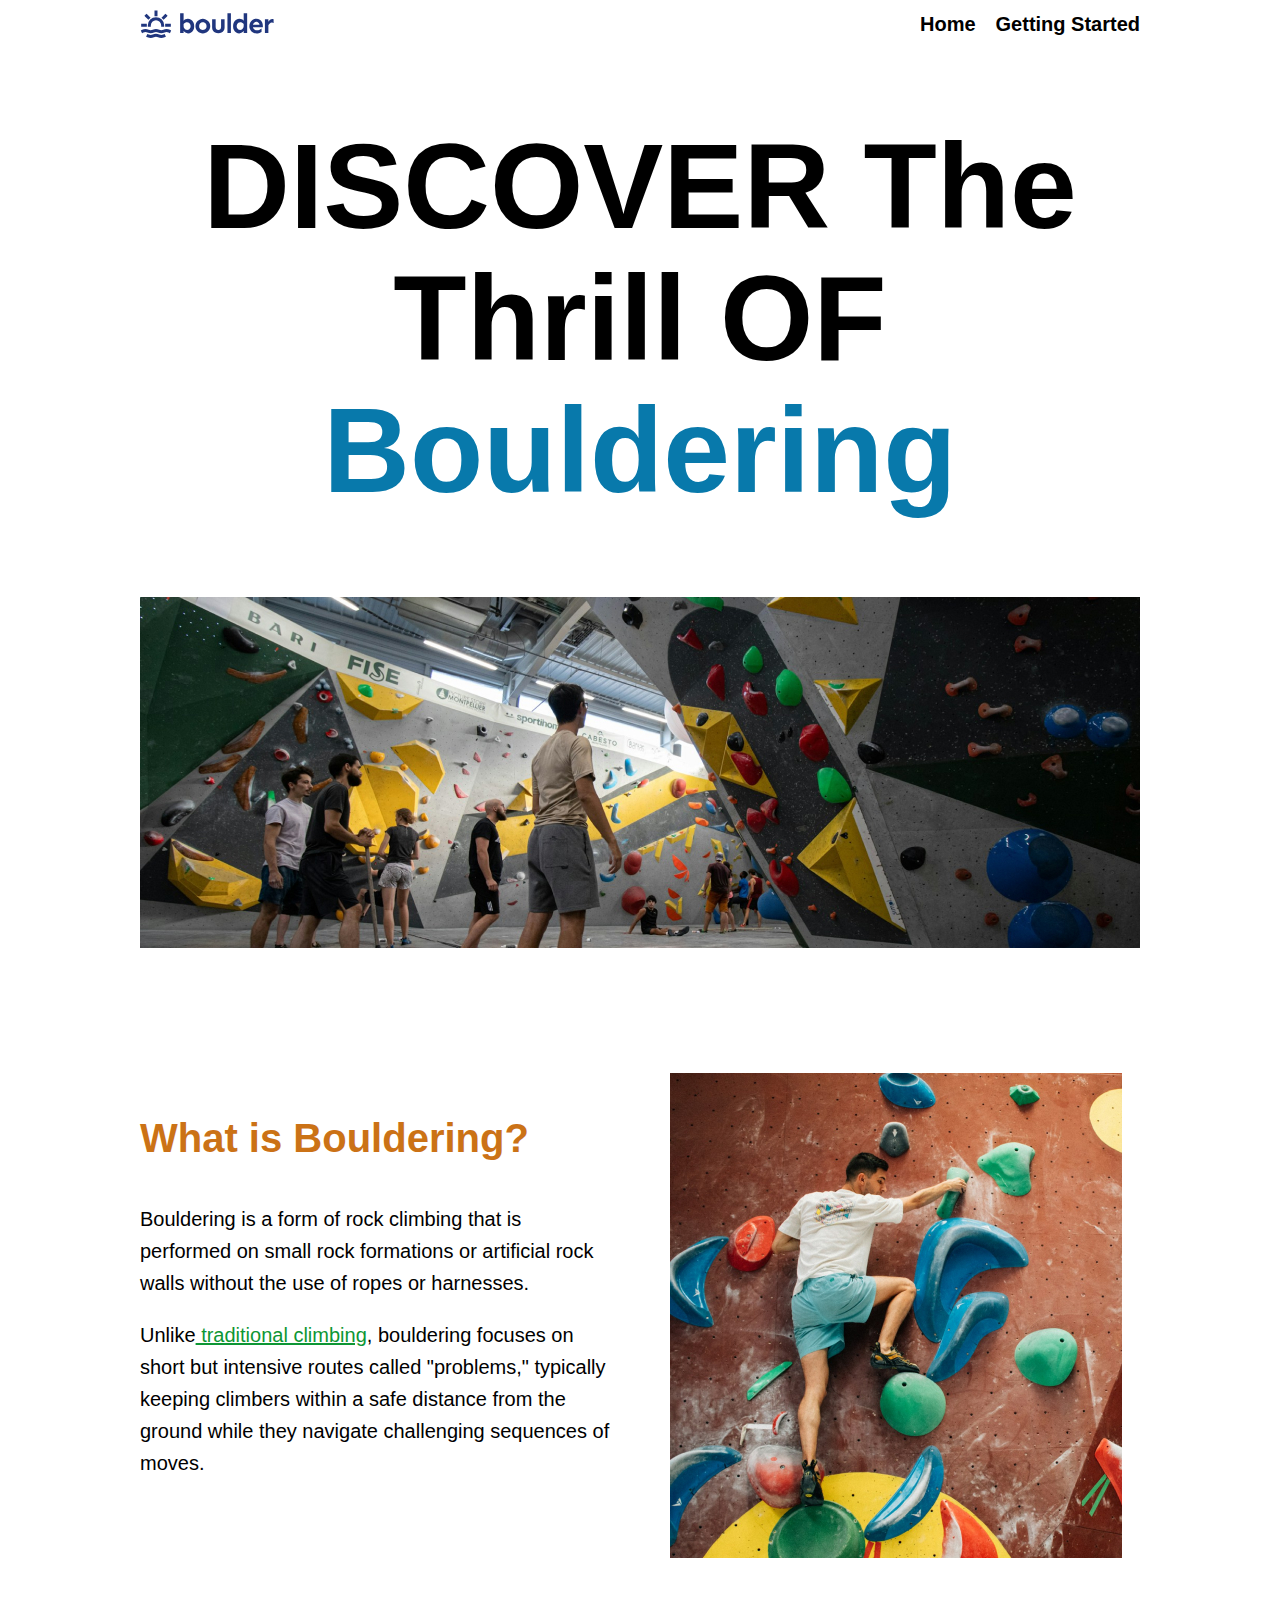
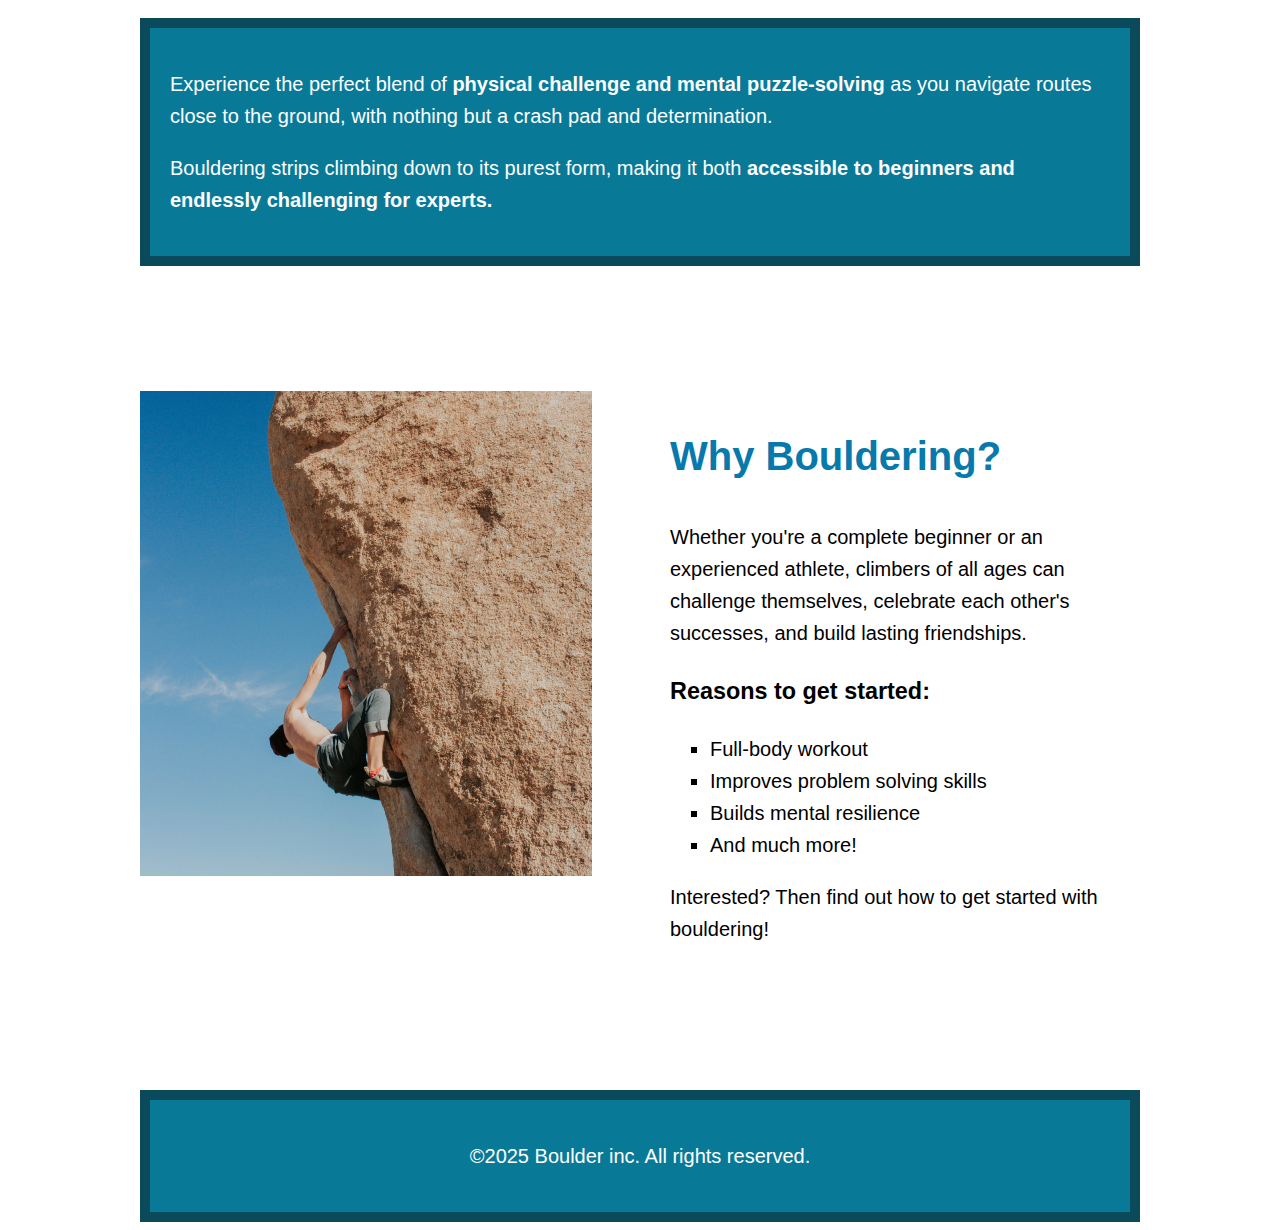
<file: index.html>
<!DOCTYPE html>
<html>
    <head>
        <title> my first website </title>
        <link href = "css/style.css" rel="stylesheet">
    </head>

    <body>
        <div class="wrapper">
            <header> 
                <img src="version_1/images/logo.svg" alt="">
                <nav class="primary-navigation"> 
                    <ul>
                        <li><a href="index.html">Home</a></li>
                        <li><a href="getting-started.html">Getting Started</a></li>
                    </ul>
                </nav>
            </header>
            
            <main>
                <h1>DISCOVER The Thrill OF <span class="teal-text"> Bouldering </span></h1>

                <img src="version_1/images/bouldering-gym.jpg" alt="gym with lot of people">

                <section>
                    <div class="two-column-format">
                        <div>
                            <h2>What is Bouldering?</h2>
                            <p>Bouldering is a form of rock climbing that is performed on small rock formations or artificial rock walls without the use of ropes or harnesses.</p>
                            <p>Unlike<a href="https://en.wikipedia.org/wiki/Traditional_climbing"> traditional climbing</a>, bouldering focuses on short but intensive routes called "problems," typically keeping climbers within a safe distance from the ground while they navigate challenging sequences of moves.</p>
                        </div>
                        <img src="version_1/images/what-is-bouldering.jpg" alt="person climbing ">
                    </div>
                    <div class = "teal-bg">

                        <p>Experience the perfect blend of <strong>physical challenge and mental puzzle-solving</strong> as you navigate routes close to the ground, with nothing but a crash pad and determination.</p>
                        <p> Bouldering strips climbing down to its purest form, making it both <strong>accessible to beginners and endlessly challenging for experts.</strong></p>
                    </div>

                </section>
                <section>
                    <div class="two-column-format">
                        <img src="version_1/images/why-bouldering.jpg" alt="person climbing rocks">
                        <div>
                            <h2 class="teal-text">Why Bouldering?</h2>
                            <p>Whether you're a complete beginner or an experienced athlete, climbers of all ages can challenge themselves, celebrate each other's successes, and build lasting friendships.</p>
                            <h3>Reasons to get started:</h3>
                            <ul>
                                <li>Full-body workout</li>
                                <li>Improves problem solving skills</li>
                                <li>Builds mental resilience</li>
                                <li>And much more!</li>
                            </ul>

                            <p>Interested? Then find out how to get started with bouldering!</p>
                        </div>
                    </div>

                </section>
            </main>

            <footer class="teal-bg">
                <p>©2025 Boulder inc. All rights reserved.</p>
            </footer>

        </div>

    </body>
</html>
</file>
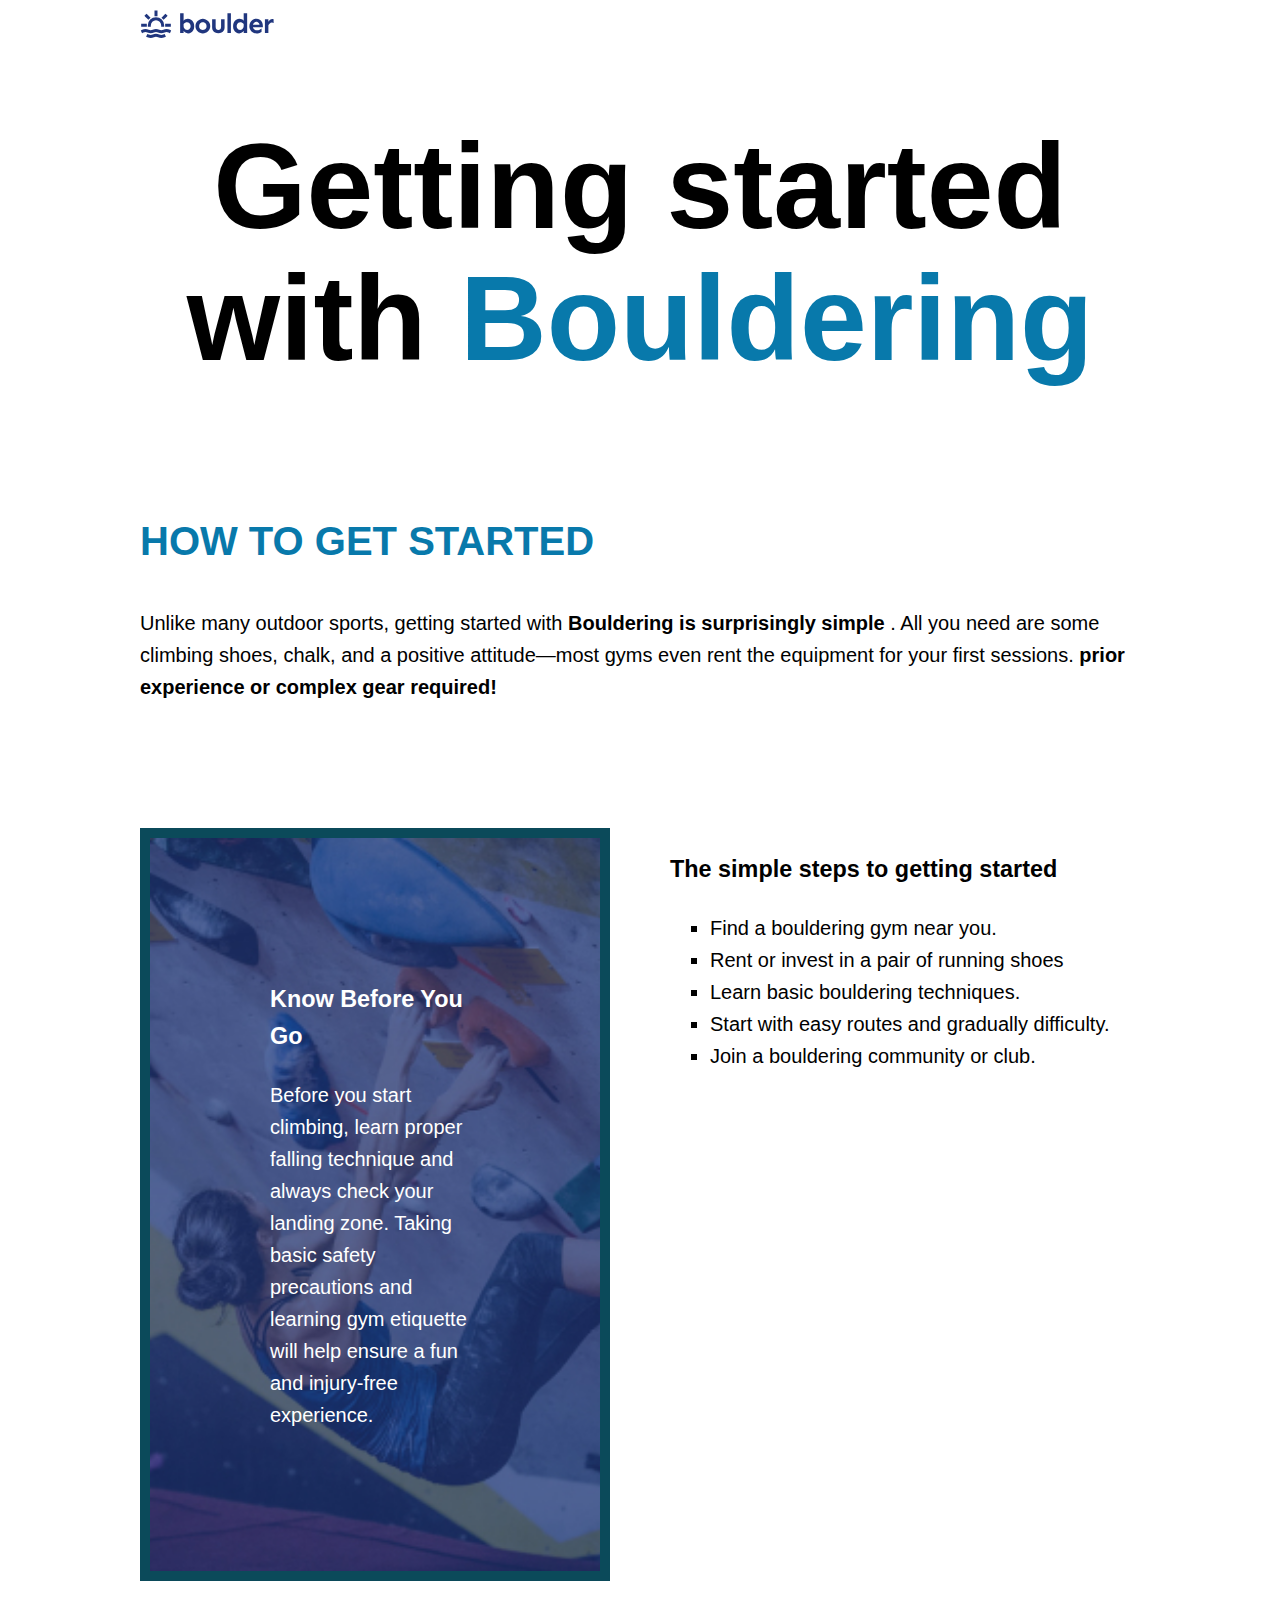
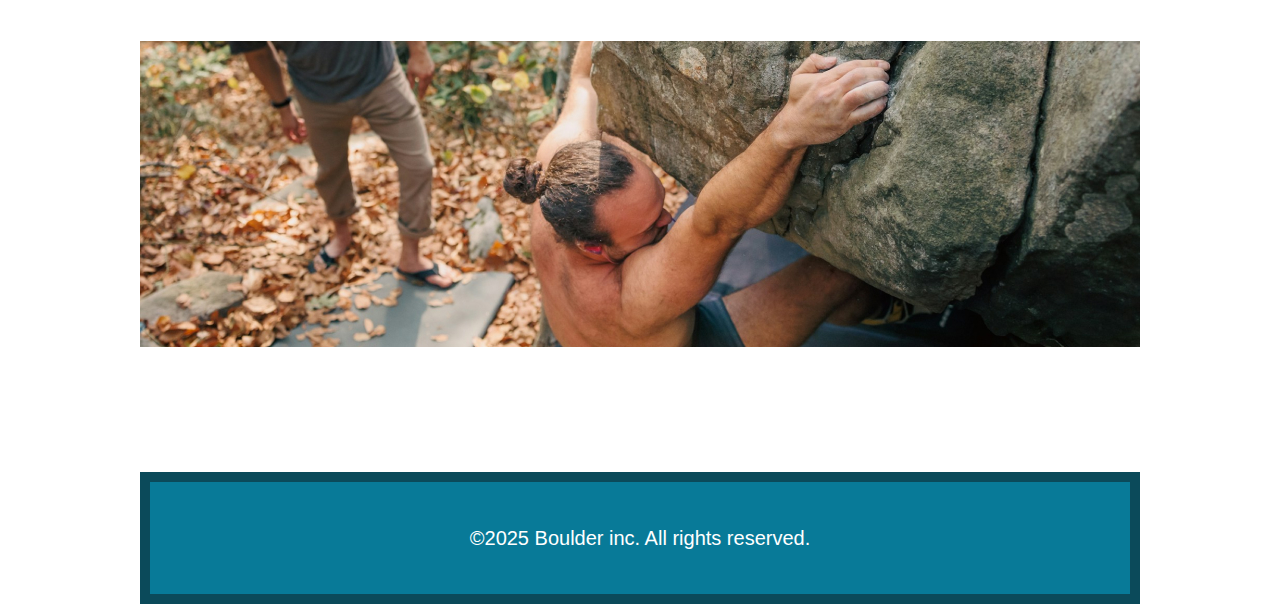
<file: getting-started.html>
<!DOCTYPE html>
<html>
    <head>
        <title>second web page</title>
        <link href = "css/style.css" rel="stylesheet">
    </head>

    <body>
        <div class="wrapper">
            <header>
                <img src = "version_1/images/logo.svg" alt="">
            </header>
            <main>
                <h1>Getting started with <span class="teal-text">Bouldering</span></h1>
                <section>
                    <h2 class="teal-text">HOW TO GET STARTED</h2>
                    <p>Unlike many outdoor sports, getting started with <strong> Bouldering is surprisingly simple </strong>. All you need are some climbing shoes, chalk, and a positive attitude—most gyms even rent the equipment for your first sessions. <strong>prior experience or complex gear required!</strong></p>
                </section>
                <section>
                    <div class="two-column-format">
                        <div class="climber-bg">

                            <h3>Know Before You Go</h3>
                            <p>Before you start climbing, learn proper falling technique and always check your landing zone. Taking basic safety precautions and learning gym etiquette will help ensure a fun and injury-free experience.</p>

                        </div>
                        <div>

                            <h3>The simple steps to getting started</h3>
                            <ul>
                                <li>Find a bouldering gym near you.</li>
                                <li>Rent or invest in a pair of running shoes</li>
                                <li>Learn basic bouldering techniques.</li>
                                <li>Start with easy routes and gradually difficulty.</li>
                                <li>Join a bouldering community or club.</li>
                            </ul>
                        </div>

                        
                    </div>
                    <img src="version_1/images/getting-started-outdoors.jpg" alt="">

                </section>
                
            </main>
            <footer class="teal-bg">
                <p>©2025 Boulder inc. All rights reserved.</p>
            </footer>
        </div>

    </body>
</html>
</file>
<file: css/style.css>
h1 {
    color:#000;
    text-align: center;
    font-size: 4.5rem;
    font-family: Arial, Helvetica, sans-serif;
    line-height: 1.1;

    @media (width > 720px) {
        font-size: 7.5rem;
    }
}

a {
    color:hsl(137, 84%, 32%);
}

a:hover,
a:focus-visible{
    color: #0b8e93;

}

body {
    font-family: sans-serif;
    font-size: 1.25rem;
    line-height: 1.6;
}

h2 {
    color: #cb7216;
    font-size: 2.5rem;

}

footer {
    
    text-align: center;
    
}

header {
    display:flex;
    justify-content: space-between;
    gap: 20px;
}

.primary-navigation ul {
    list-style: none;
    display: flex;
    gap: 20px;
    margin: 0;
    padding: 0;
}

.primary-navigation a {
    color: #000;
    font-weight: bold;
    text-decoration: none;

}

.primary-navigation a:hover,
.primary-navigation a:focus-visible{
    color:#087a98;
}

section{
    margin-block: 125px;
}

.teal-bg {
    background-color: #087a98;
    padding: 20px;
    border: #0b4a5a solid 10px;
    color: #fff;
}
.teal-bg strong {
    color: #fdfcfc;
}
.teal-text {
    color: #0879ab;
}
.climber-bg {
    color:#fff;
    background-image: url("../version_1/images/simple-steps.jpg");
    padding: 120px;
    border: #0b4a5a solid 10px;
    background-repeat: no-repeat;
    background-position: center;
    background-size: cover;
}
ul {
    
    list-style:square;
}
.wrapper{
    max-inline-size: 1000px;
    margin-inline: auto;
}
img {
    display: block;
    max-inline-size: 100%;
}
.two-column-format {
    display: grid;
    gap: 60px;
    margin-block-end: 60px;

    @media (width > 720px) {
        grid-template-columns: 1fr 1fr;
    }
}
</file>
